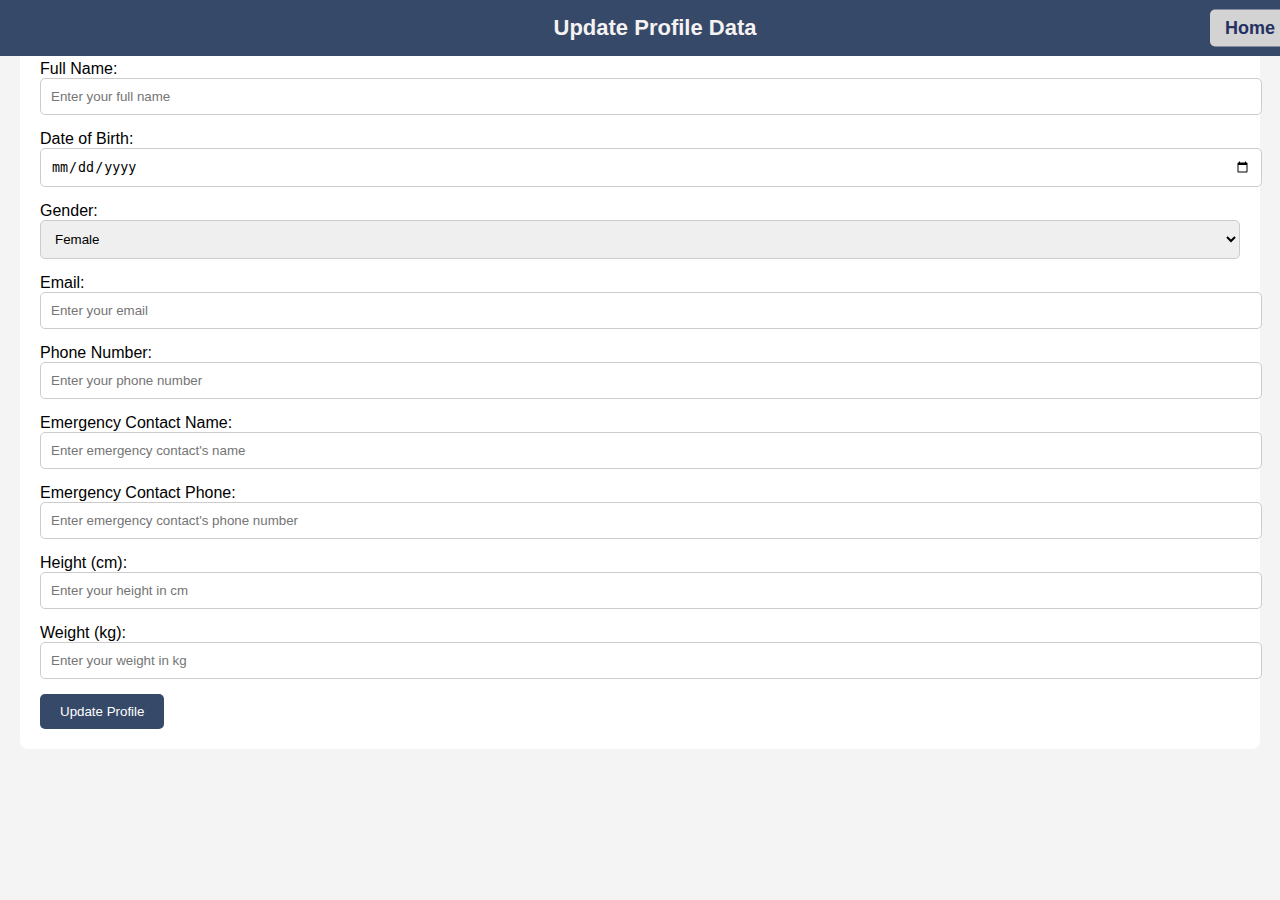
<file: profile/index.html>
<!DOCTYPE html>
<html lang="en">
<head>
  <meta charset="UTF-8">
  <meta name="viewport" content="width=device-width, initial-scale=1.0">
  <title>Healthcare App Profile</title>
  <link rel="stylesheet" href="style.css">
</head>
<style>
  .navbar {
    width: 100%;
    background-color:#364969;
    padding: 15px;
    text-align: center;
    color: rgb(245, 242, 242);
    font-size: 22px;
    font-weight: bold;
    position: fixed;
    top: 0;
    left: 0;
    z-index: 1000;
}
.home-btn {
    position: absolute;
    right: 20px;
    top: 50%;
    transform: translateY(-50%);
    background-color: #D3D3D3;
    color: #243162;
    text-decoration: none;
    font-size: 18px;
    font-weight: bold;
    padding: 8px 15px;
    border-radius: 5px;
    transition: 0.3s;
}

.home-btn:hover {
    background-color: #b0b0b0;
}
</style>
<body>
  <div class="navbar">Health Tracker</div>
    <div class="navbar">
        <div style="display: inline-block;">Update Profile Data</div>
        <a href="http://127.0.0.1:3000/dashboard/index.html" class="home-btn">Home</a>
    </div>

  <section class="user-input-section">
    <h2></h2>
    
    <!-- Full Name -->
    <label for="fullName">Full Name:</label>
    <input type="text" id="fullName" placeholder="Enter your full name">
    
    <!-- Date of Birth -->
    <label for="dob">Date of Birth:</label>
    <input type="date" id="dob">
    
    <!-- Gender -->
    <label for="gender">Gender:</label>
    <select id="gender">
      <option value="female">Female</option>
      <option value="male">Male</option>
      <option value="other">Other</option>
    </select>
    
    <!-- Email -->
    <label for="email">Email:</label>
    <input type="email" id="email" placeholder="Enter your email">
    
    <!-- Phone Number -->
    <label for="phone">Phone Number:</label>
    <input type="tel" id="phone" placeholder="Enter your phone number">
    
    <!-- Emergency Contact -->
    <label for="emergencyContactName">Emergency Contact Name:</label>
    <input type="text" id="emergencyContactName" placeholder="Enter emergency contact's name">
    <label for="emergencyContactPhone">Emergency Contact Phone:</label>
    <input type="tel" id="emergencyContactPhone" placeholder="Enter emergency contact's phone number">
    
    <!-- Height and Weight -->
    <label for="height">Height (cm):</label>
    <input type="number" id="height" placeholder="Enter your height in cm">
    <label for="weight">Weight (kg):</label>
    <input type="number" id="weight" placeholder="Enter your weight in kg">
  
    <button style="background-color: #364969; color: white;" onclick="updateProfile()">Update Profile</button>
  </section>

  <script src="script.js"></script>
</body>
</html>
</file>
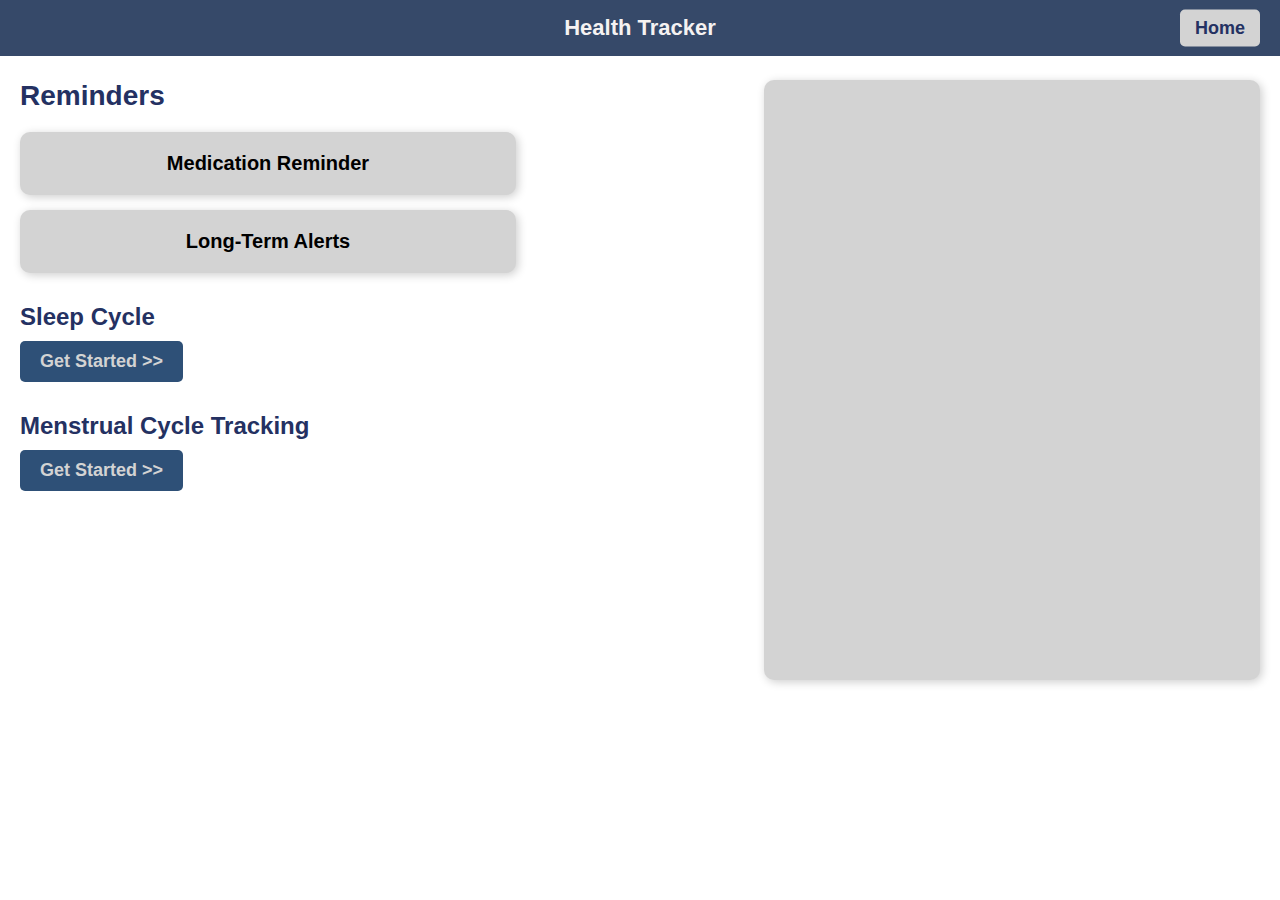
<file: remainders/index.html>
<!DOCTYPE html>
<html lang="en">
<head>
    <meta charset="UTF-8">
    <meta name="viewport" content="width=device-width, initial-scale=1.0">
    <title>Reminders</title>
    <style>
        * {
            margin: 0;
            padding: 0;
            box-sizing: border-box;
            font-family: Arial, sans-serif;
        }

        body {
            display: flex;
            justify-content: space-between;
            align-items: flex-start;
            height: 100vh;
            background: url('https://img.freepik.com/free-photo/top-view-medical-equipment_23-2148519735.jpg?t=st=1739352177~exp=1739355777~hmac=5edec1a8c246f5dacd7cda96b2d8802871313ad335da80bdc66bf1d51518e413&w=1060') no-repeat center center fixed;
            background-size: cover;
            padding: 20px;
        }
        body {
            position: relative;
        }
        
        body::before {
            content: "";
            position: absolute;
            top: 0;
            left: 0;
            width: 100%;
            height: 100%;
            background: url('https://wallpapers.com/images/high/healthcare-worker-gloves-wacr51imp17e84qk.webp') 
                no-repeat center center fixed;
            background-size: cover;
            filter: blur(5px); /* Apply blur effect */
            z-index: -1;
        }
        

        /* Navbar */
        .navbar {
            width: 100%;
            background-color:#364969;
            padding: 15px;
            text-align: center;
            color: rgb(245, 242, 242);
            font-size: 22px;
            font-weight: bold;
            position: fixed;
            top: 0;
            left: 0;
            z-index: 1000;
        }
        .home-btn {
            position: absolute;
            right: 20px;
            top: 50%;
            transform: translateY(-50%);
            background-color: #D3D3D3;
            color: #243162;
            text-decoration: none;
            font-size: 18px;
            font-weight: bold;
            padding: 8px 15px;
            border-radius: 5px;
            transition: 0.3s;
        }
    
        .home-btn:hover {
            background-color: #b0b0b0;
        }

        .container {
            width: 100%;
            display: flex;
            justify-content: space-between;
            margin-top: 60px;
        }

        .left-section {
            width: 40%;
        }

        .right-section {
            width: 40%;
        }

        h1 {
            font-size: 28px;
            margin-bottom: 20px;
            color: #243162;
        }

        h2 {
            font-size: 24px;
            margin-top: 30px;
            font-weight: bold;
            color: #243162;
        }

        .reminder-box {
            width: 100%;
            padding: 20px;
            background-color: #D3d3D3;
            border-radius: 10px;
            text-align: center;
            font-size: 20px;
            font-weight: bold;
            cursor: pointer;
            transition: 0.3s;
            box-shadow: 2px 2px 10px rgba(0, 0, 0, 0.2);
            margin-bottom: 15px;
        }

        .reminder-box:hover {
            background-color: #D3D3D3;
        }

        .get-started-btn {
            display: inline-block;
            margin-top: 10px;
            padding: 10px 20px;
            background-color: #2E5077;
            color: #D3D3D3;
            text-decoration: none;
            font-size: 18px;
            font-weight: bold;
            border-radius: 5px;
            transition: 0.3s;
            text-align: center;
        }

        .get-started-btn:hover {
            background-color: #1d3a57;
        }

        /* Calendar Frame */
        iframe {
            width: 100%;
            height: 600px;
            border: none;
            border-radius: 10px;
            box-shadow: 2px 2px 10px rgba(0, 0, 0, 0.2);
            background: #D3D3D3;
        }

        @media (max-width: 768px) {
            body {
                flex-direction: column;
                align-items: center;
            }
            .container {
                flex-direction: column;
                align-items: center;
            }
            .left-section, .right-section {
                width: 100%;
                max-width: 400px;
            }
        }
    </style>
</head>
<body>

    <!-- Navbar -->
    <div class="navbar">Health Tracker</div>
    <div class="navbar">
        <div style="display: inline-block;">Health Tracker</div>
        <a href="../dashboard/index.html" class="home-btn">Home</a>
    </div>

    <div class="container">
        <!-- Left Section (Reminders) -->
        <div class="left-section">
            <h1>Reminders</h1>
            <div class="reminder-box" onclick="navigateTo('medications.html')">Medication Reminder</div>
            <div class="reminder-box" onclick="navigateTo('vaccine.html')">Long-Term Alerts</div>

            <h2>Sleep Cycle</h2>
            <a href="sleepcycle.html" class="get-started-btn">Get Started &gt;&gt;</a>

            <h2>Menstrual Cycle Tracking</h2>
            <a href="pmscycle.html" class="get-started-btn">Get Started &gt;&gt;</a>
        </div>

        <!-- Right Section (Calendar) -->
        <div class="right-section">
            <iframe src="calendar.html"></iframe>
        </div>
    </div>

    <script>
        function navigateTo(page) {
            window.location.href = page;
        }
    </script> 

</body>
</html>
</file>
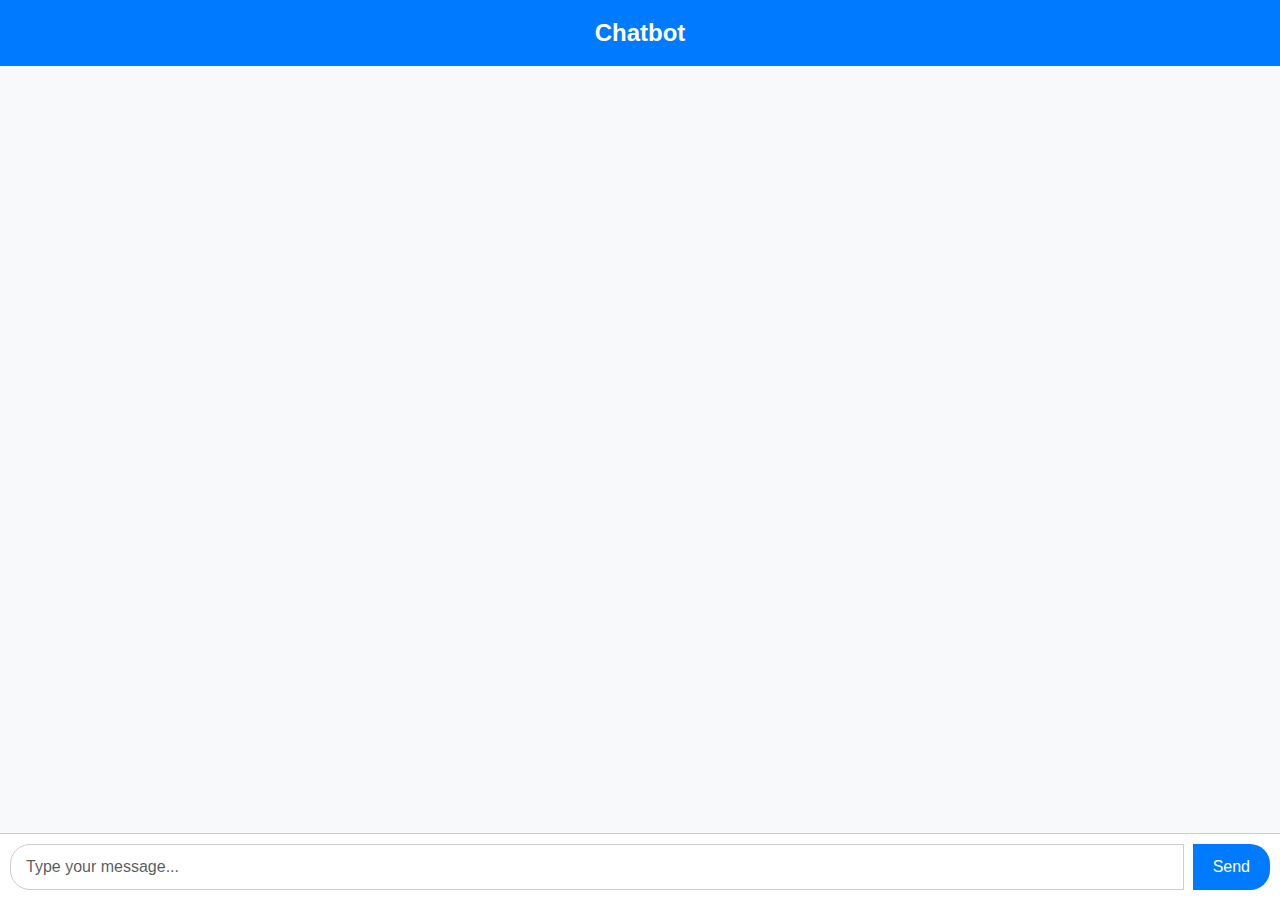
<file: chatbot/chatbot-env/templates/index.html>
<!DOCTYPE html>
<html lang="en">
<head>
    <meta charset="UTF-8">
    <meta name="viewport" content="width=device-width, initial-scale=1.0">
    <title>Chatbot</title>
    <link href="https://cdn.jsdelivr.net/npm/bootstrap@5.3.3/dist/css/bootstrap.min.css" rel="stylesheet">
    <style>
        body, html {
            height: 100%;
            margin: 0;
            background-color: beige;
            font-family: Arial, sans-serif;
        }
        .chat {
            display: flex;
            flex-direction: column;
            height: 100vh; /* Full screen height */
            margin: 0;
            border: none;
            background-color: #fff;
        }
        .chat-header {
            padding: 15px;
            background-color: #007bff;
            color: white;
            text-align: center;
            font-size: 1.5rem;
            font-weight: bold;
        }
        .chat-body {
            flex: 1;
            padding: 15px;
            overflow-y: auto;
            background-color: #f8f9fa;
        }
        .chat-footer {
            padding: 10px;
            border-top: 1px solid #ccc;
            background-color: #fff;
        }
        .chat-message {
            margin: 10px 0;
            display: flex;
            flex-direction: column;
            align-items: flex-start;
        }
        .user .chat-message-content {
            background-color: #d1e7dd;
            padding: 10px 15px;
            border-radius: 10px;
            max-width: 70%;
            word-wrap: break-word;
        }
        .bot .chat-message-content {
            background-color: #f8d7da;
            padding: 10px 15px;
            border-radius: 10px;
            max-width: 70%;
            word-wrap: break-word;
        }
        .user {
            align-items: flex-end;
        }
        .user .chat-message-content {
            background-color: #007bff;
            color: white;
        }
        .error-message {
            color:rgb(131, 145, 193);
            padding: 10px;
            margin: 5px 0;
            border-radius: 5px;
            background-color: #f8d7da;
        }
        .loading {
            display: none;
            text-align: center;
            padding: 10px;
            color: #6c757d;
        }
        .input-group {
            display: flex;
            gap: 10px;
        }
        .form-control {
            flex: 1;
            border-radius: 20px;
            padding: 10px 15px;
            border: 1px solid #ccc;
        }
        .btn-primary {
            border-radius: 20px;
            padding: 10px 20px;
            background-color: #007bff;
            border: none;
        }
        .btn-primary:hover {
            background-color: #0056b3;
        }
    </style>
</head>
<body>
    <div class="chat">
        <div class="chat-header">
            Chatbot
        </div>
        <div class="chat-body" id="chat-body">
            <!-- Chat messages will appear here -->
        </div>
        <div class="loading" id="loading">
            Thinking...
        </div>
        <div class="chat-footer">
            <div class="input-group">
                <input type="text" class="form-control" id="message-input" placeholder="Type your message...">
                <button class="btn btn-primary" id="send-button">Send</button>
            </div>
        </div>
    </div>
    <script src="https://code.jquery.com/jquery-3.6.4.min.js"></script>
    <script src="https://cdn.jsdelivr.net/npm/bootstrap@5.3.3/dist/js/bootstrap.bundle.min.js"></script>
    
    <script>
        $(document).ready(function(){
            const $chatBody = $('#chat-body');
            const $messageInput = $('#message-input');
            const $sendButton = $('#send-button');
            const $loading = $('#loading');

            function appendMessage(message, isUser) {
                const className = isUser ? 'user' : 'bot';
                $chatBody.append(`
                    <div class="chat-message ${className}">
                        <div class="chat-message-content">${message}</div>
                    </div>
                `);
                scrollToBottom();
            }

            function scrollToBottom() {
                $chatBody.scrollTop($chatBody[0].scrollHeight);
            }

            function disableInput() {
                $messageInput.prop('disabled', true);
                $sendButton.prop('disabled', true);
                $loading.show();
            }

            function enableInput() {
                $messageInput.prop('disabled', false);
                $sendButton.prop('disabled', false);
                $loading.hide();
            }

            function sendMessage() {
                const userMessage = $messageInput.val().trim();
                if (!userMessage) return;

                appendMessage(userMessage, true);
                $messageInput.val('');
                disableInput();

                $.ajax({
                    url: '/chat',
                    type: 'POST',
                    contentType: 'application/json',
                    data: JSON.stringify({ message: userMessage }),
                    success: function(response) {
                        if (response.error) {
                            appendMessage('Error: ' + response.error, false);
                        } else {
                            appendMessage(response.response, false);
                        }
                    },
                    error: function(xhr, status, error) {
                        console.error("Error:", xhr.status, error);
                        let errorMessage = 'Something went wrong.';
                        if (xhr.status === 405) {
                            errorMessage = 'Server error: Method not allowed. Please check if the server is running and configured correctly.';
                        }
                        appendMessage(errorMessage, false);
                    },
                    complete: function() {
                        enableInput();
                        scrollToBottom();
                    }
                });
            }

            $sendButton.click(sendMessage);
            $messageInput.keypress(function(e) {
                if (e.which === 13 && !e.shiftKey) {
                    e.preventDefault();
                    sendMessage();
                }
            });
        });
    </script>
</body>
</html>
</file>
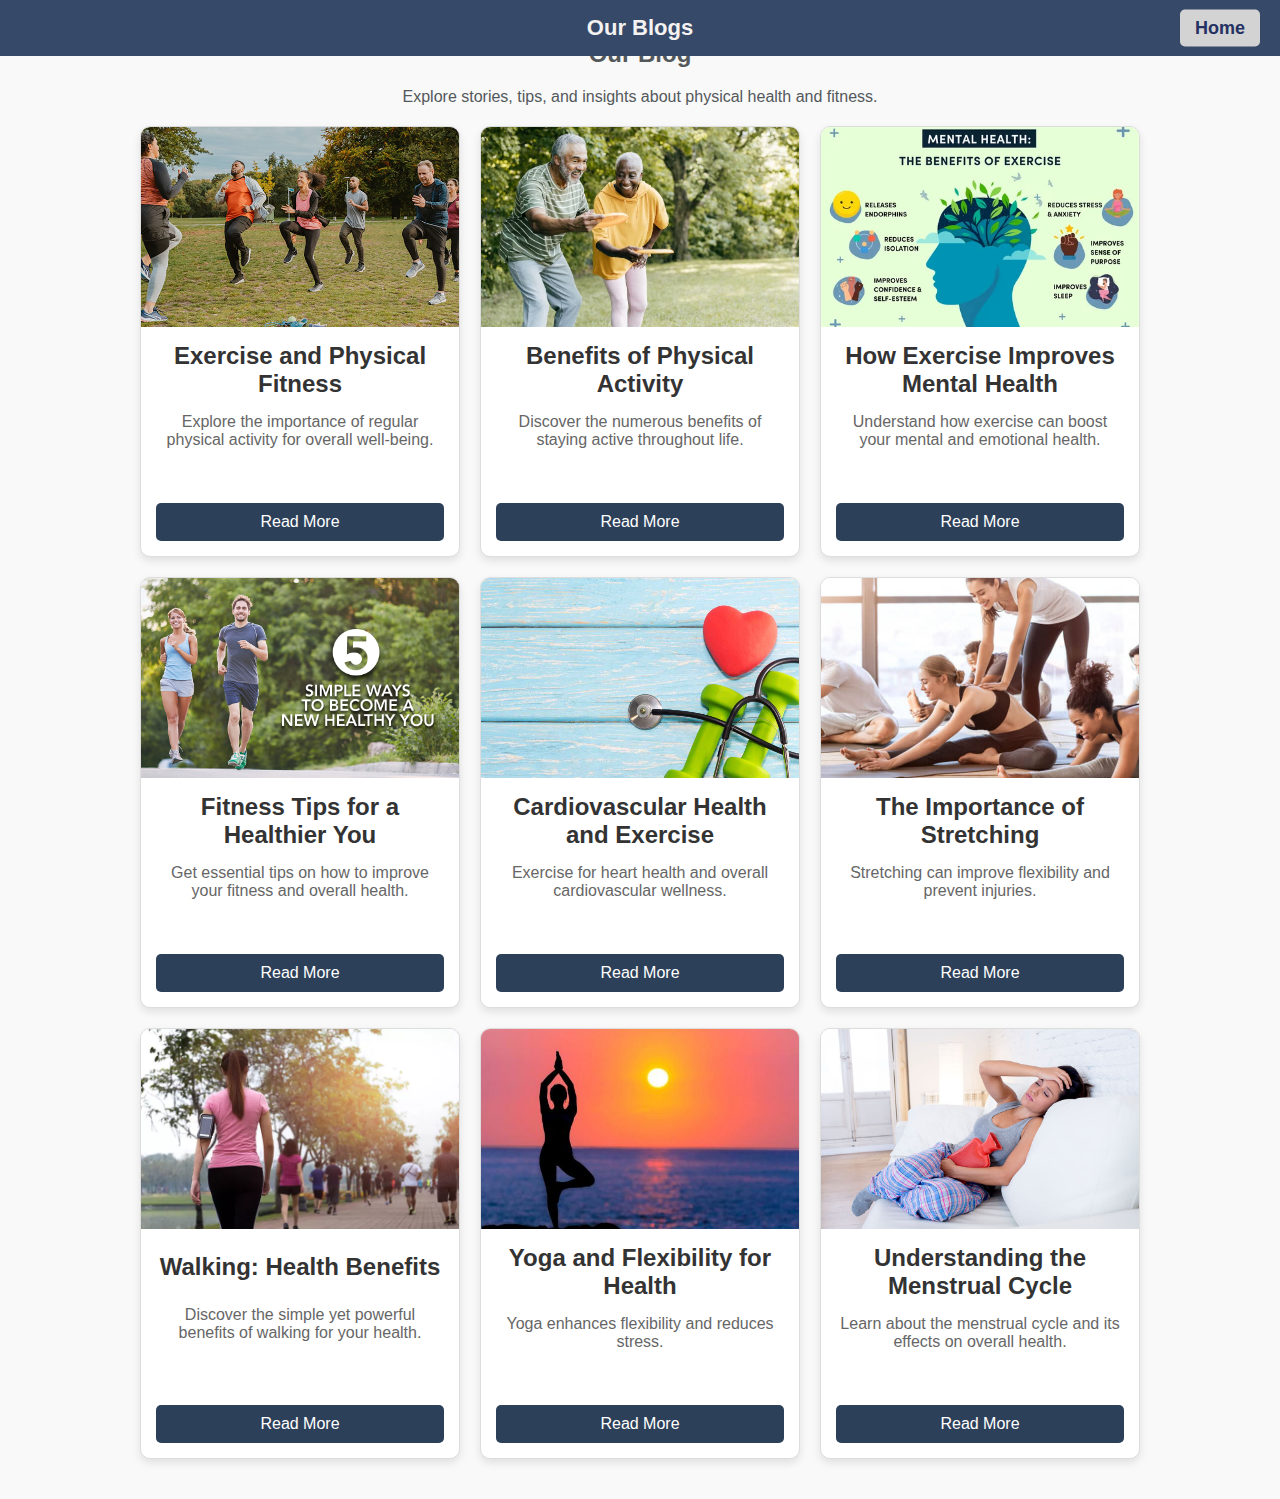
<file: blogs/blogs.html>
<!DOCTYPE html>
<html lang="en">
<head>
    <meta charset="UTF-8">
    <meta name="viewport" content="width=device-width, initial-scale=1.0">
    <title>Health Blog Section</title>
    <link rel="stylesheet" href="style.css">
</head>
<style>
    .navbar {
        width: 100%;
        background-color:#364969;
        padding: 15px;
        text-align: center;
        color: rgb(245, 242, 242);
        font-size: 22px;
        font-weight: bold;
        position: fixed;
        top: 0;
        left: 0;
        z-index: 1000;
    }
    .home-btn {
        position: absolute;
        right: 20px;
        top: 50%;
        transform: translateY(-50%);
        background-color: #D3D3D3;
        color: #243162;
        text-decoration: none;
        font-size: 18px;
        font-weight: bold;
        padding: 8px 15px;
        border-radius: 5px;
        transition: 0.3s;
    }

    .home-btn:hover {
        background-color: #b0b0b0;
    }
</style>
<body>
    <div class="navbar">Health Tracker</div>
    <div class="navbar">
        <div style="display: inline-block;">Our Blogs</div>
        <a href="http://127.0.0.1:3000/dashboard/index.html" class="home-btn">Home</a>
    </div>
    <div class="container mt-5">
    <div class="blog-section">
        <div class="container">
            <h2 class="text-center">Our Blog</h2>
            <p class="text-center">Explore stories, tips, and insights about physical health and fitness.</p>

            <div class="row">
                
                <div class="col-md-4">
                    <div class="blog-card">
                        <img src="exercise.png" alt="Exercise and Physical Fitness">
                        <h3>Exercise and Physical Fitness</h3>
                        <p>Explore the importance of regular physical activity for overall well-being.</p>
                        <a href="https://www.ncbi.nlm.nih.gov/books/NBK201501/" class="read-more" target="_blank">Read More</a>
                    </div>
                </div>

                
                <div class="col-md-4">
                    <div class="blog-card">
                        <img src="blog2.png" alt="Benefits of Physical Activity">
                        <h3>Benefits of Physical Activity</h3>
                        <p>Discover the numerous benefits of staying active throughout life.</p>
                        <a href="https://www.cdc.gov/physical-activity-basics/benefits/index.html" class="read-more" target="_blank">Read More</a>
                    </div>
                </div>

                
                <div class="col-md-4">
                    <div class="blog-card">
                        <img src="blog3.png" alt="How Exercise Improves Mental Health">
                        <h3>How Exercise Improves Mental Health</h3>
                        <p>Understand how exercise can boost your mental and emotional health.</p>
                        <a href="https://www.helpguide.org/wellness/fitness/the-mental-health-benefits-of-exercise" class="read-more" target="_blank">Read More</a>
                    </div>
                </div>

                
                <div class="col-md-4">
                    <div class="blog-card">
                        <img src="blog4.png" alt="Fitness Tips">
                        <h3>Fitness Tips for a Healthier You</h3>
                        <p>Get essential tips on how to improve your fitness and overall health.</p>
                        <a href="https://www.starimagingindia.com/blog/five-simple-ways-to-become-a-new-healthy-you/" class="read-more" target="_blank">Read More</a>
                    </div>
                </div>

                
                <div class="col-md-4">
                    <div class="blog-card">
                        <img src="blog5.png" alt="Cardiovascular Health">
                        <h3>Cardiovascular Health and Exercise</h3>
                        <p>Exercise for heart health and overall cardiovascular wellness.</p>
                        <a href="https://osgpc.com/heart-healthy-exercises-for-orthopaedic-health-i-osg/" class="read-more" target="_blank">Read More</a>
                    </div>
                </div>

                
                <div class="col-md-4">
                    <div class="blog-card">
                        <img src="blog6.png" alt="Importance of Stretching">
                        <h3>The Importance of Stretching</h3>
                        <p>Stretching can improve flexibility and prevent injuries.</p>
                        <a href="https://everybodyphysicaltherapy.net/5-benefits-of-stretching-to-improve-your-health/" class="read-more" target="_blank">Read More</a>
                    </div>
                </div>

                
                <div class="col-md-4">
                    <div class="blog-card">
                        <img src="blog7.png" alt="Health Benefits of Walking">
                        <h3>Walking: Health Benefits</h3>
                        <p>Discover the simple yet powerful benefits of walking for your health.</p>
                        <a href="https://www.betterhealth.vic.gov.au/health/healthyliving/walking-for-good-health" class="read-more" target="_blank">Read More</a>
                    </div>
                </div>

                
                <div class="col-md-4">
                    <div class="blog-card">
                        <img src="blog8.png" alt="Yoga for Flexibility">
                        <h3>Yoga and Flexibility for Health</h3>
                        <p>Yoga enhances flexibility and reduces stress.</p>
                        <a href="https://www.yogajournal.com/poses/types" class="read-more" target="_blank">Read More</a>
                    </div>
                </div>

                
                <div class="col-md-4">
                    <div class="blog-card">
                        <img src="blog9.png" alt="Understanding Menstrual Cycle">
                        <h3>Understanding the Menstrual Cycle</h3>
                        <p>Learn about the menstrual cycle and its effects on overall health.</p>
                        <a href="https://www.womenshealth.gov/menstrual-cycle" class="read-more" target="_blank">Read More</a>
                    </div>
                </div>

            </div>
        </div>
    </div>
</body>
</html>
</file>
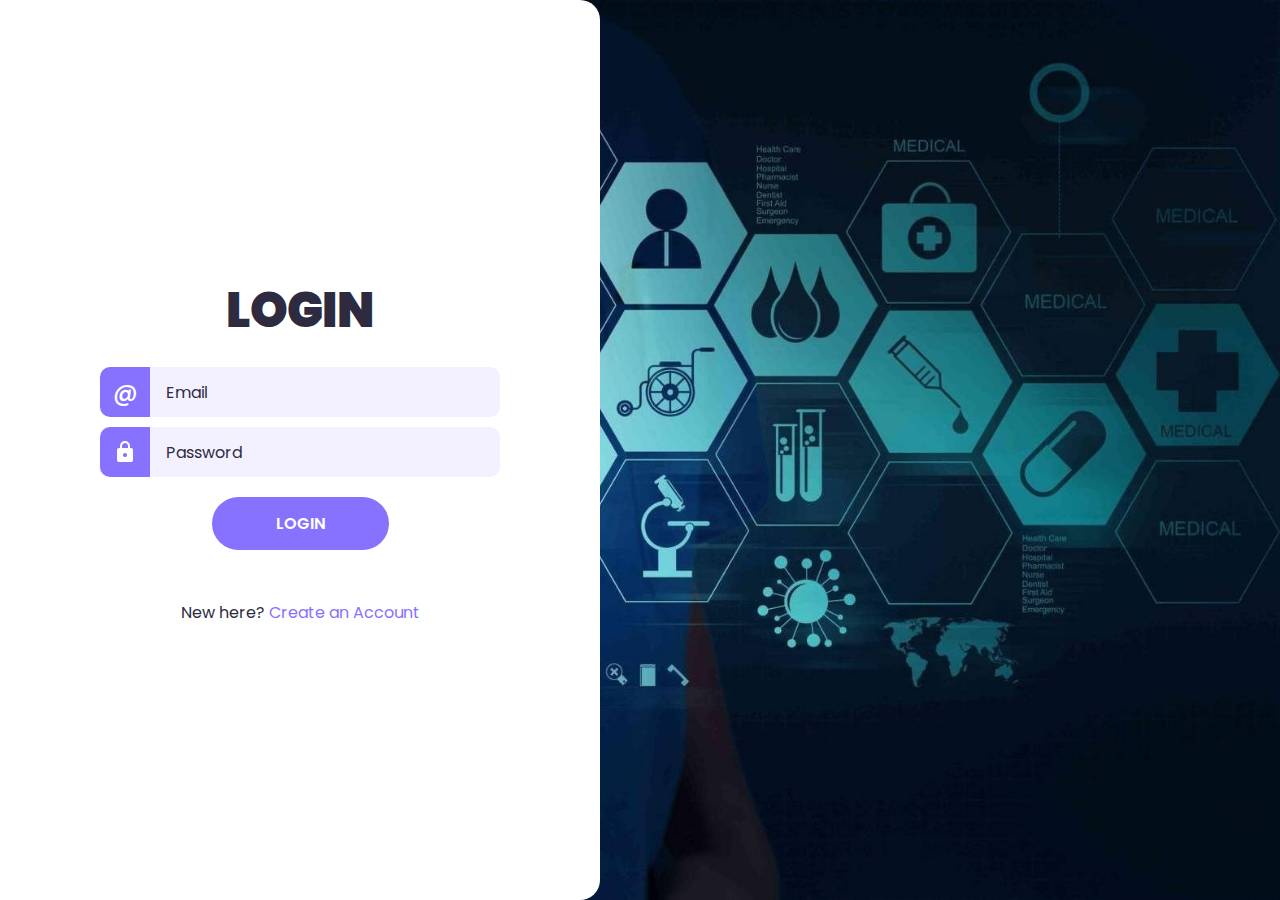
<file: loginPage/login.html>
<!DOCTYPE html>
<html lang="en">
<head>
  <meta charset="UTF-8">
  <meta name="viewport" content="width=device-width, initial-scale=1.0">
  <title>Login</title>
  <link rel="stylesheet" href="style.css">
  <script type="text/javascript" src="validation.js" defer></script>
</head>
<body>
  <div class="wrapper">
    <h1>Login</h1>
    <p id="error-message"></p>
    <form id="form">
      <div>
        <label for="email-input">
          <span>@</span>
        </label>
        <input type="email" name="email" id="email-input" placeholder="Email">
      </div>
      <div>
        <label for="password-input">
          <svg xmlns="http://www.w3.org/2000/svg" height="24" viewBox="0 -960 960 960" width="24"><path d="M240-80q-33 0-56.5-23.5T160-160v-400q0-33 23.5-56.5T240-640h40v-80q0-83 58.5-141.5T480-920q83 0 141.5 58.5T680-720v80h40q33 0 56.5 23.5T800-560v400q0 33-23.5 56.5T720-80H240Zm240-200q33 0 56.5-23.5T560-360q0-33-23.5-56.5T480-440q-33 0-56.5 23.5T400-360q0 33 23.5 56.5T480-280ZM360-640h240v-80q0-50-35-85t-85-35q-50 0-85 35t-35 85v80Z"/></svg>
        </label>
        <input type="password" name="password" id="password-input" placeholder="Password">
      </div>
      <button type="submit">Login</button>
    </form>
    <p>New here? <a href="signup.html">Create an Account</a></p>
  </div>
</body>
</html>
</file>
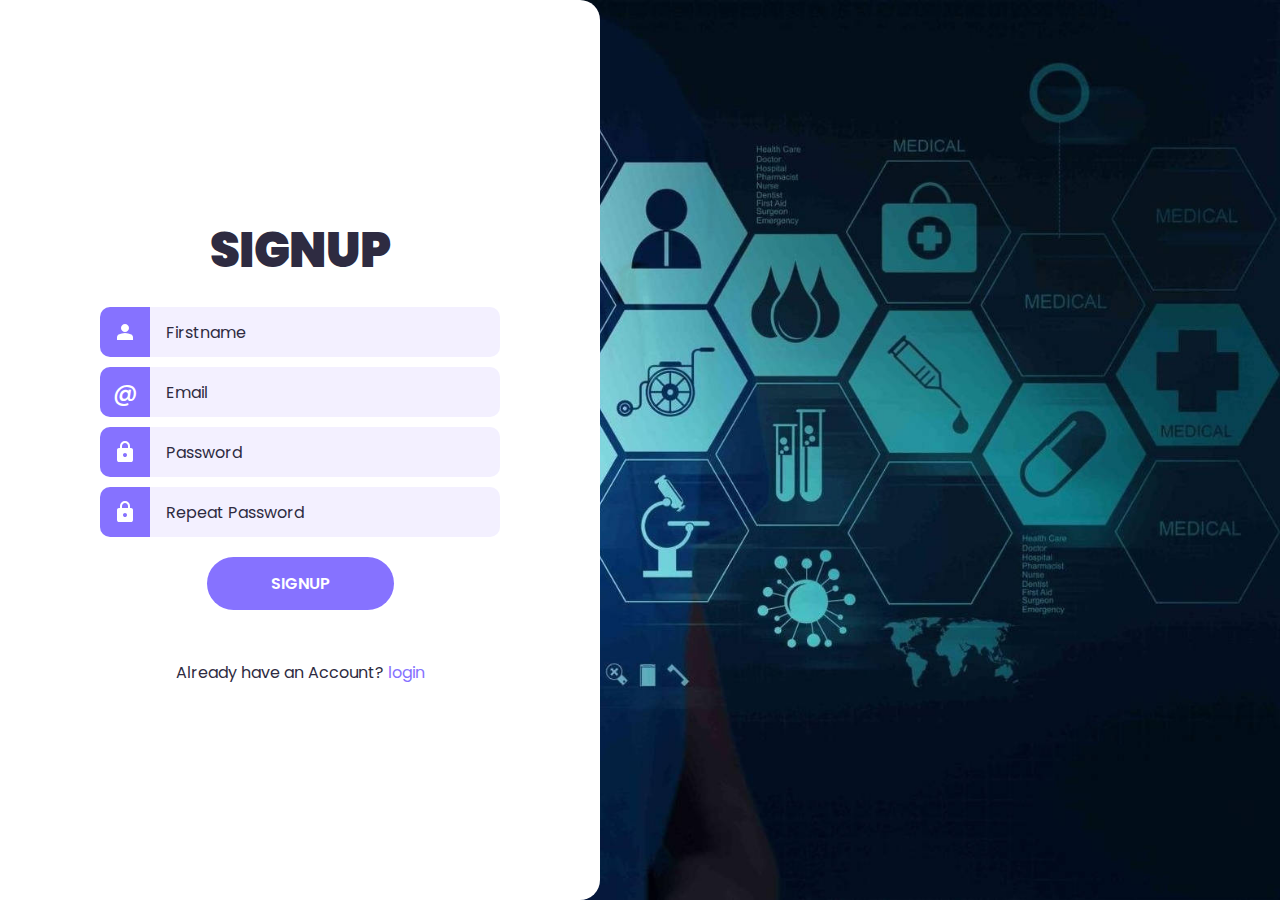
<file: loginPage/signup.html>
<!DOCTYPE html>
<html lang="en">
<head>
  <meta charset="UTF-8">
  <meta name="viewport" content="width=device-width, initial-scale=1.0">
  <title>Signup</title>
  <link rel="stylesheet" href="style.css">
  <script type="text/javascript" src="validation.js" defer></script>
</head>
<body>
  <div class="wrapper">
    <h1>Signup</h1>
    <p id="error-message"></p>
    <form id="form">
      <div>
        <label for="firstname-input">
          <svg xmlns="http://www.w3.org/2000/svg" height="24" viewBox="0 -960 960 960" width="24"><path d="M480-480q-66 0-113-47t-47-113q0-66 47-113t113-47q66 0 113 47t47 113q0 66-47 113t-113 47ZM160-160v-112q0-34 17.5-62.5T224-378q62-31 126-46.5T480-440q66 0 130 15.5T736-378q29 15 46.5 43.5T800-272v112H160Z"/></svg>
        </label>
        <input type="text" name="firstname" id="firstname-input" placeholder="Firstname">
      </div>
      <div>
        <label for="email-input">
          <span>@</span>
        </label>
        <input type="email" name="email" id="email-input" placeholder="Email">
      </div>
      <div>
        <label for="password-input">
          <svg xmlns="http://www.w3.org/2000/svg" height="24" viewBox="0 -960 960 960" width="24"><path d="M240-80q-33 0-56.5-23.5T160-160v-400q0-33 23.5-56.5T240-640h40v-80q0-83 58.5-141.5T480-920q83 0 141.5 58.5T680-720v80h40q33 0 56.5 23.5T800-560v400q0 33-23.5 56.5T720-80H240Zm240-200q33 0 56.5-23.5T560-360q0-33-23.5-56.5T480-440q-33 0-56.5 23.5T400-360q0 33 23.5 56.5T480-280ZM360-640h240v-80q0-50-35-85t-85-35q-50 0-85 35t-35 85v80Z"/></svg>
        </label>
        <input type="password" name="password" id="password-input" placeholder="Password">
      </div>
      <div>
        <label for="repeat-password-input">
          <svg xmlns="http://www.w3.org/2000/svg" height="24" viewBox="0 -960 960 960" width="24"><path d="M240-80q-33 0-56.5-23.5T160-160v-400q0-33 23.5-56.5T240-640h40v-80q0-83 58.5-141.5T480-920q83 0 141.5 58.5T680-720v80h40q33 0 56.5 23.5T800-560v400q0 33-23.5 56.5T720-80H240Zm240-200q33 0 56.5-23.5T560-360q0-33-23.5-56.5T480-440q-33 0-56.5 23.5T400-360q0 33 23.5 56.5T480-280ZM360-640h240v-80q0-50-35-85t-85-35q-50 0-85 35t-35 85v80Z"/></svg>
        </label>
        <input type="password" name="repeat-password" id="repeat-password-input" placeholder="Repeat Password">
      </div>
      <button type="submit">Signup</button>
    </form>
    <p>Already have an Account? <a href="login.html">login</a> </p>
  </div>
</body>
</html>
</file>
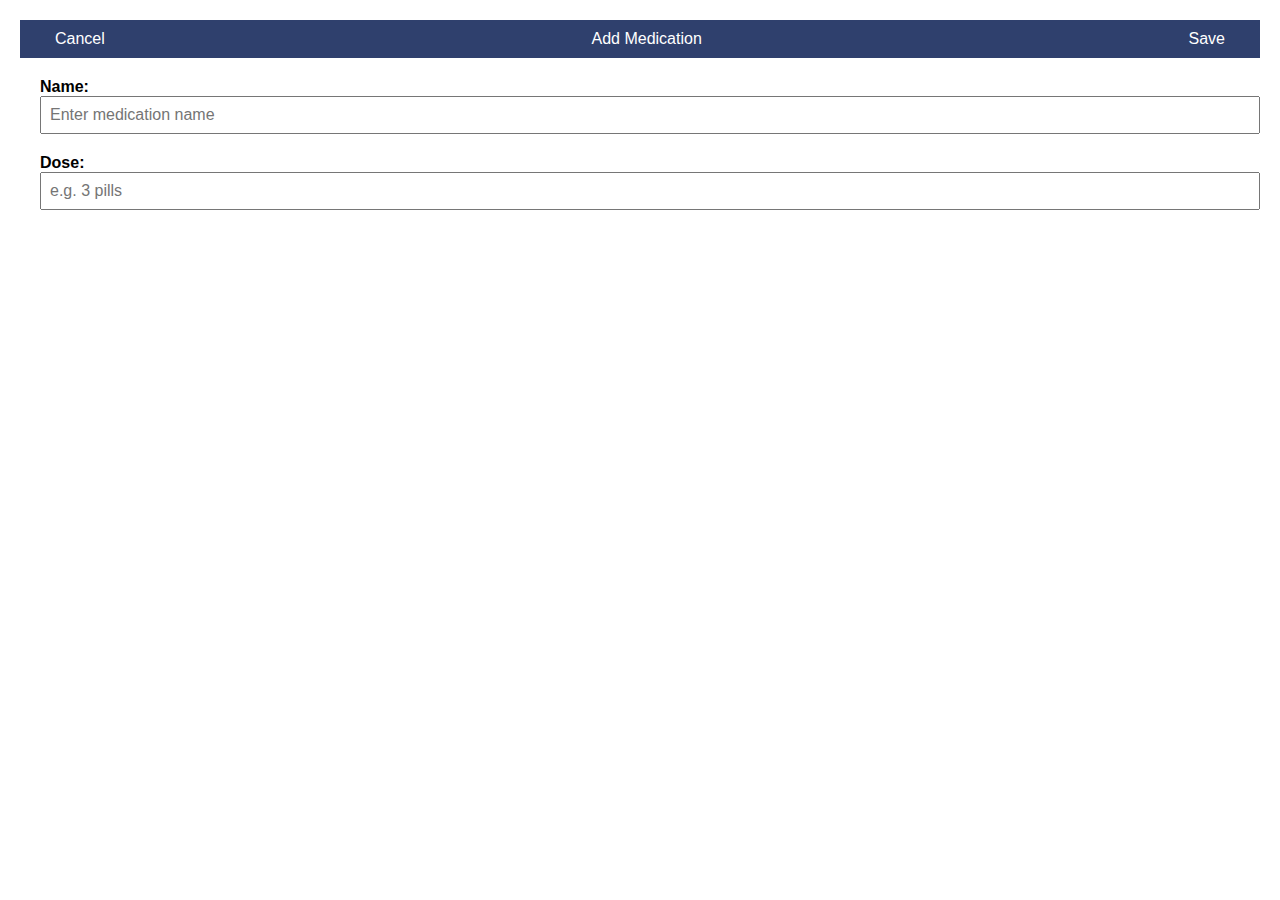
<file: remainders/MAD.html>
<!DOCTYPE html>
<html lang="en">
<head>
    <meta charset="UTF-8">
    <meta name="viewport" content="width=device-width, initial-scale=1.0">
    <title>Add Medication</title>
    <style>
        body {
            font-family: Arial, sans-serif;
            padding: 20px;
            margin: 0;
        }
        body {
            background: url('https://plus.unsplash.com/premium_photo-1668898899024-02f028349666?fm=jpg&q=60&w=3000&ixlib=rb-4.0.3&ixid=M3wxMjA3fDB8MHxzZWFyY2h8MXx8bWVkaWNhbCUyMHdhbGxwYXBlcnxlbnwwfHwwfHx8MA%3D%3D') no-repeat center center fixed;
            background-size: cover;
        }
        .navbar {
            display: flex;
            justify-content: space-between;
            background-color: #2f406d;
            padding: 10px 20px;
            color: white;
        }
        .navbar a {
            color: white;
            text-decoration: none;
            padding: 8px 15px;
            font-size: 16px;
            border-radius: 5px;
        }
        .navbar a:hover {
            background-color: #575757;
        }
        .content {
            padding: 20px;
        }
        .form-group {
            margin-bottom: 20px;
        }
        .form-group label {
            font-weight: bold;
        }
        .form-group input {
            width: 100%;
            padding: 8px;
            font-size: 16px;
        }
    </style>
</head>
<body>

    <!-- Navbar -->
    <div class="navbar">
        <div><a href="medications.html" id="cancelBtn">Cancel</a></div>
        <div>Add Medication</div>
        <div><a href="#" id="saveBtn">Save</a></div>
    </div>

    <!-- Input Form -->
    <div class="content">
        <div class="form-group">
            <label for="medicationName">Name:</label>
            <input type="text" id="medicationName" placeholder="Enter medication name" required>
        </div>
        <div class="form-group">
            <label for="medicationDose">Dose:</label>
            <input type="text" id="medicationDose" placeholder="e.g. 3 pills" required>
        </div>
    </div>

    <script>
        document.getElementById("saveBtn").addEventListener("click", function() {
            const name = document.getElementById("medicationName").value.trim();
            const dose = document.getElementById("medicationDose").value.trim();

            if (name && dose) {
                let medications = JSON.parse(localStorage.getItem("medications")) || [];
                medications.push({ name, dose });
                localStorage.setItem("medications", JSON.stringify(medications));

                // Redirect to medications page
                window.location.href = "medications.html";
            } else {
                alert("Please enter both Name and Dose.");
            }
        });
    </script>


</body>
</html>
</file>
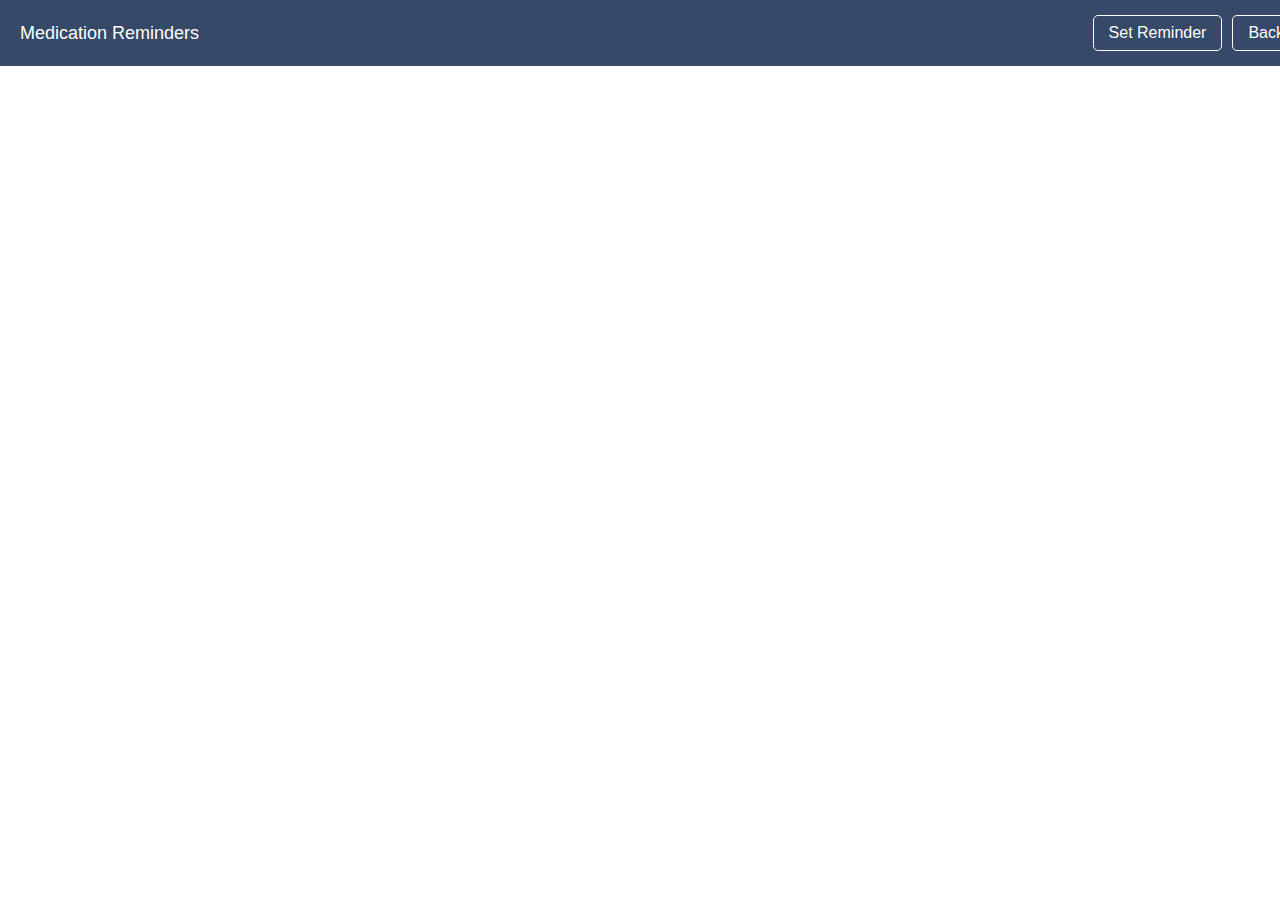
<file: remainders/medications.html>
<!DOCTYPE html>
<html lang="en">
<head>
    <meta charset="UTF-8">
    <meta name="viewport" content="width=device-width, initial-scale=1.0">
    <title>Medication Reminders</title>
    <style>
        body {
            font-family: Arial, sans-serif;
            text-align: center;
            background-color: white;
            padding: 20px;
            margin: 0;
        }
        body::before {
            content: "";
            position: absolute;
            top: 0;
            left: 0;
            width: 100%;
            height: 100%;
            background: url('https://img.freepik.com/premium-photo/alarm-clock-shows-time-taking-medications-it-is-glass-water-medical-pills_165541-485.jpg?w=1060') 
                no-repeat center center fixed;
            background-size: cover;
            filter: blur(3px);
            z-index: -1;
        }
        
        /* Navbar styling */
        .navbar {
            display: flex;
            justify-content: space-between;
            align-items: center;
            background-color: #364969;
            color: white;
            padding: 15px 20px;
            font-size: 18px;
            width: 100%;
            position: fixed;
            top: 0;
            left: 0;
            z-index: 1000;
        }

        /* Buttons container */
        .nav-buttons {
            display: flex;
            gap: 10px; /* Minimal spacing */
            margin-left: auto; /* Push buttons to the right */
        }

        /* Buttons styling */
        .set-reminder-btn, .back-btn {
            background: none;
            border: 1px solid white;
            color: white;
            font-size: 16px;
            cursor: pointer;
            padding: 8px 15px;
            border-radius: 5px;
        }

        .set-reminder-btn:hover, .back-btn:hover {
            background-color: white;
            color: #364969;
        }

        /* Reminder form styling */
        .reminder-form {
            display: none;
            padding: 20px;
            background: #f9f9f9;
            max-width: 400px;
            margin: auto;
            text-align: left;
            border-radius: 5px;
            position: absolute;
            top: 70px;
            left: 50%;
            transform: translateX(-50%);
            box-shadow: 0px 4px 8px rgba(0, 0, 0, 0.2);
        }

        .form-group {
            margin-bottom: 15px;
        }

        .save-btn {
            background-color: #2E5077;
            color: white;
            border: none;
            padding: 10px;
            width: 100%;
            cursor: pointer;
            border-radius: 5px;
        }

        .cancel-btn {
            background-color: #b6b5b5;
            color: rgb(0, 0, 0);
            border: none;
            padding: 10px;
            width: 100%;
            cursor: pointer;
            border-radius: 5px;
            margin-top: 10px;
        }

        /* Reminder list styling */
        .reminder-list {
            margin-top: 20px;
            max-width: 400px;
            margin: auto;
            text-align: left;
        }

        .reminder-item {
            background: #f1f1f1;
            padding: 12px;
            margin: 8px 0;
            border-radius: 5px;
            font-size: 16px;
            display: flex;
            justify-content: space-between;
            align-items: center;
        }

        .reminder-text {
            flex-grow: 1;
        }

        .delete-btn {
            color: red;
            cursor: pointer;
            font-size: 18px;
            margin-left: 10px;
            border: none;
            background: none;
        }
    </style>
</head>
<body>

    <!-- Navigation Bar -->
    <div class="navbar">
        <div>Medication Reminders</div>
        <div class="nav-buttons">
            <button class="set-reminder-btn" id="setReminderBtn">Set Reminder</button>
            <button class="back-btn" onclick="goBack()">Back</button>
        </div>
    </div>

    <!-- Reminder Form -->
    <div id="reminderForm" class="reminder-form">
        <div class="form-group">
            <label for="medication">Medication</label>
            <input type="text" id="medication">
        </div>
        <div class="form-group">
            <label for="dose">Number of Pills</label>
            <input type="number" id="dose">
        </div>
        <div class="form-group">
            <label for="startDate">Start Date</label>
            <input type="date" id="startDate">
        </div>
        <div class="form-group">
            <label for="endDate">End Date</label>
            <input type="date" id="endDate">
        </div>
        <div class="form-group">
            <label for="time">Time</label>
            <input type="time" id="time">
        </div>
        <button class="save-btn" id="saveReminder">Save</button>
        <button class="cancel-btn" id="cancelReminder">Cancel</button>
    </div>

    <!-- Reminder List -->
    <div class="reminder-list" id="reminderList"></div>

    <script>
        function goBack() {
            window.history.back(); // Navigate to the previous page
        }

        document.getElementById('setReminderBtn').addEventListener('click', function() {
            let form = document.getElementById('reminderForm');
            form.style.display = form.style.display === 'block' ? 'none' : 'block';
        });

        document.getElementById('cancelReminder').addEventListener('click', function() {
            document.getElementById('reminderForm').style.display = 'none';
        });

        document.getElementById('saveReminder').addEventListener('click', function() {
            let medication = document.getElementById('medication').value.trim();
            let dose = document.getElementById('dose').value.trim();
            let startDate = document.getElementById('startDate').value;
            let endDate = document.getElementById('endDate').value;
            let time = document.getElementById('time').value;

            if (!medication || !dose || !startDate || !endDate || !time) {
                alert("Please fill in all fields.");
                return;
            }

            let reminder = { medication, dose, startDate, endDate, time };
            let reminders = JSON.parse(localStorage.getItem('medications')) || [];
            reminders.push(reminder);
            localStorage.setItem('medications', JSON.stringify(reminders));

            storeMedicationDates(reminders);

            document.getElementById('reminderForm').style.display = 'none';
            loadReminders();
        });

        function storeMedicationDates(reminders) {
            let dateSet = new Set();
            reminders.forEach(rem => {
                let start = new Date(rem.startDate);
                let end = new Date(rem.endDate);
                while (start <= end) {
                    dateSet.add(start.toISOString().split('T')[0]);
                    start.setDate(start.getDate() + 1);
                }
            });
            localStorage.setItem('medicationDates', JSON.stringify([...dateSet]));
        }

        function loadReminders() {
            let reminders = JSON.parse(localStorage.getItem('medications')) || [];
            let listContainer = document.getElementById('reminderList');
            listContainer.innerHTML = reminders.map((rem, index) => 
                `<div class="reminder-item">
                    <div class="reminder-text">
                        <strong>${rem.medication}</strong> - ${rem.dose} Pills at ${rem.time} <br>
                        <small>(${rem.startDate} to ${rem.endDate})</small>
                    </div>
                    <button class="delete-btn" onclick="deleteReminder(${index})">✖</button>
                </div>`
            ).join("");
        }

        function deleteReminder(index) {
            let reminders = JSON.parse(localStorage.getItem('medications')) || [];
            reminders.splice(index, 1);
            localStorage.setItem('medications', JSON.stringify(reminders));
            loadReminders();
        }

        window.onload = loadReminders;
    </script>
    
</body>
</html>
</file>
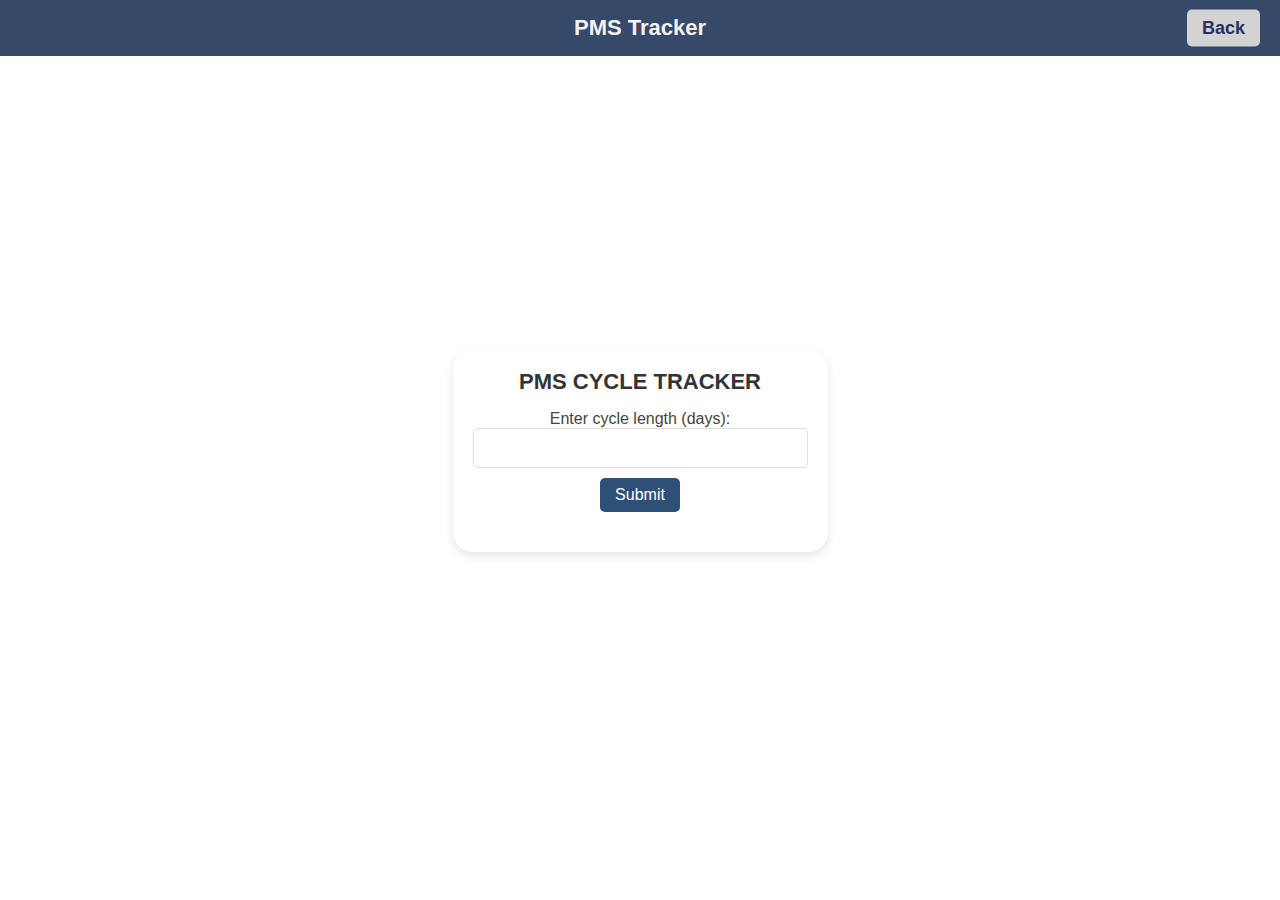
<file: remainders/pmscycle.html>
<!DOCTYPE html>
<html lang="en">
<head>
    <meta charset="UTF-8">
    <meta name="viewport" content="width=device-width, initial-scale=1.0">
    <title>PMS Cycle Tracker</title>
    <link rel="stylesheet" href="https://cdnjs.cloudflare.com/ajax/libs/font-awesome/6.4.2/css/all.min.css">
    <style>
        * {
            margin: 0;
            padding: 0;
            box-sizing: border-box;
            font-family: -apple-system, BlinkMacSystemFont, "San Francisco", Arial, sans-serif;
        }
        /* Navbar */
        .navbar {
            width: 100%;
            background-color:#364969;
            padding: 15px;
            text-align: center;
            color: rgb(245, 242, 242);
            font-size: 22px;
            font-weight: bold;
            position: fixed;
            top: 0;
            left: 0;
            z-index: 1000;
        }
        .home-btn {
            position: absolute;
            right: 20px;
            top: 50%;
            transform: translateY(-50%);
            background-color: #D3D3D3;
            color: #243162;
            text-decoration: none;
            font-size: 18px;
            font-weight: bold;
            padding: 8px 15px;
            border-radius: 5px;
            transition: 0.3s;
        }
    
        .home-btn:hover {
            background-color: #b0b0b0;
        }

        body {
            background-color: #f9f9f9;
            display: flex;
            flex-direction: column;
            align-items: center;
            justify-content: center;
            height: 100vh;
            padding: 20px;
            font-size: 16px;
            color: #444;
        }
        body {
            background: url('https://static.vecteezy.com/system/resources/previews/028/198/881/non_2x/menstrual-calendar-period-woman-concept-vector.jpg') no-repeat center center fixed;
            background-size: cover;
        }
        body::before {
            content: "";
            position: absolute;
            top: 0;
            left: 0;
            width: 100%;
            height: 100%;
            background: url('https://static.vecteezy.com/system/resources/previews/028/198/881/non_2x/menstrual-calendar-period-woman-concept-vector.jpg') 
                no-repeat center center fixed;
            background-size: cover;
            filter: blur(1px);
            z-index: -1;
        }
        
        .app-container {
            width: 375px;
            background: white;
            padding: 20px;
            border-radius: 20px;
            box-shadow: 0px 4px 10px rgba(0, 0, 0, 0.1);
            text-align: center;
            transition: transform 0.3s ease-in-out;
        }

        .app-container:hover {
            transform: scale(1.05);
        }

        h1 {
            font-size: 22px;
            font-weight: bold;
            color: #333;
            margin-bottom: 15px;
            text-transform: uppercase;
        }

        .input-container {
            margin-bottom: 20px;
        }

        .input-container input {
            padding: 10px;
            font-size: 16px;
            width: 100%;
            border: 1px solid #ddd;
            border-radius: 5px;
            margin-bottom: 10px;
            box-sizing: border-box;
            transition: border-color 0.3s ease-in-out;
        }

        .input-container input:focus {
            border-color: #2E5077;
            outline: none;
        }

        button {
            background-color: #2E5077;
            color: white;
            border: none;
            border-radius: 5px;
            padding: 8px 15px;
            cursor: pointer;
            font-size: 16px;
            transition: background 0.3s;
        }

        button:hover {
            background-color: #2E5077;
        }

        .calendar-container {
            display: none;
            background: #fff;
            padding: 15px;
            border-radius: 15px;
            box-shadow: 0px 4px 8px rgba(0, 0, 0, 0.1);
            margin-top: 20px;
        }

        .calendar {
            display: grid;
            grid-template-columns: repeat(7, 1fr);
            gap: 8px;
            margin-top: 10px;
        }

        .day {
            width: 40px;
            height: 40px;
            display: flex;
            justify-content: center;
            align-items: center;
            font-size: 16px;
            border-radius: 20px;
            cursor: pointer;
            background: #f0f0f0;
            transition: background-color 0.3s, transform 0.2s;
        }

        .day:hover {
            background-color: #f2f2f2;
            transform: scale(1.1);
        }

        .day.selected {
            background-color: #ffb3c1;
            font-weight: bold;
        }

        .button-container {
            margin-top: 15px;
        }

        .clear-btn, .save-btn {
            padding: 8px 15px;
            background-color: #2E5077;
            color: white;
            border: none;
            border-radius: 5px;
            cursor: pointer;
            font-size: 16px;
            transition: background 0.3s;
            margin: 5px;
        }

        .clear-btn:hover, .save-btn:hover {
            background-color: #2E5077;
        }

        button:focus {
            outline: none;
        }

        #calendar-container button {
            background-color: #2E5077;
            color: white;
            border-radius: 50%;
            padding: 10px;
            font-size: 18px;
            border: none;
            cursor: pointer;
            margin: 5px;
        }

        #calendar-container button:hover {
            background-color: #2E5077;
        }

        #calendar-title {
            font-size: 20px;
            font-weight: bold;
            margin-bottom: 10px;
        }
    </style>
</head>
<body>
    <div class="navbar">Health Tracker</div>
    <div class="navbar">
        <div style="display: inline-block;">PMS Tracker</div>
        <a href="../remainders/index.html" class="home-btn">Back</a>
    </div>
    <div class="app-container">
        <h1>PMS Cycle Tracker</h1>
        
        <div class="input-container">
            <label for="cycleDays">Enter cycle length (days): </label>
            <input type="number" id="cycleDays" min="1" max="31">
            <button onclick="startSelection()">Submit</button>
        </div>

        <div class="calendar-container" id="calendar-container">
            <button onclick="changeMonth(-1)">Prev</button>
            <h2 id="calendar-title"></h2>
            <button onclick="changeMonth(1)">Next</button>
            <div class="calendar" id="calendar"></div>
            <div class="button-container">
                <button class="clear-btn" onclick="clearSelection()">Clear</button>
                <button class="save-btn" onclick="saveSelection()">Save</button>
            </div>
        </div>
    </div>

    <script>
        let cycleDays = 0;
        let currentMonth = new Date().getMonth();
        let currentYear = new Date().getFullYear();
        let selectedDatesByMonth = JSON.parse(localStorage.getItem("selectedDatesByMonth")) || {};

        function startSelection() {
            cycleDays = parseInt(document.getElementById("cycleDays").value);
            if (!cycleDays || cycleDays < 1 || cycleDays > 31) {
                alert("Please enter a valid number of days between 1 and 31.");
                return;
            }
            generateCalendar();
        }

        function changeMonth(offset) {
            currentMonth += offset;
            if (currentMonth < 0) {
                currentMonth = 11;
                currentYear--;
            } else if (currentMonth > 11) {
                currentMonth = 0;
                currentYear++;
            }
            generateCalendar();
        }

        function generateCalendar() {
            const calendarContainer = document.getElementById("calendar-container");
            const calendar = document.getElementById("calendar");
            const calendarTitle = document.getElementById("calendar-title");
            calendar.innerHTML = "";

            const firstDay = new Date(currentYear, currentMonth, 1).getDay();
            const daysInMonth = new Date(currentYear, currentMonth + 1, 0).getDate();
            calendarTitle.textContent = new Date(currentYear, currentMonth).toLocaleString('default', { month: 'long', year: 'numeric' });

            let monthKey = `${currentYear}-${currentMonth}`;
            if (!selectedDatesByMonth[monthKey]) {
                selectedDatesByMonth[monthKey] = [];
            }

            for (let i = 0; i < firstDay; i++) {
                let emptyDay = document.createElement("div");
                emptyDay.classList.add("day");
                emptyDay.style.visibility = "hidden";
                calendar.appendChild(emptyDay);
            }

            for (let i = 1; i <= daysInMonth; i++) {
                let day = document.createElement("div");
                day.classList.add("day");
                day.textContent = i;

                if (selectedDatesByMonth[monthKey].includes(i)) {
                    day.classList.add("selected");
                }

                day.addEventListener("click", function () {
                    highlightCycleDays(i);
                });

                calendar.appendChild(day);
            }

            calendarContainer.style.display = "block";
            checkNotifications();
        }

        function highlightCycleDays(startDay) {
            let monthKey = `${currentYear}-${currentMonth}`;
            selectedDatesByMonth[monthKey] = [startDay];

            for (let i = 1; i < cycleDays; i++) {
                let date = startDay + i;
                if (date > new Date(currentYear, currentMonth + 1, 0).getDate()) {
                    break;
                }
                selectedDatesByMonth[monthKey].push(date);
            }

            localStorage.setItem("selectedDatesByMonth", JSON.stringify(selectedDatesByMonth));
            generateCalendar();
        }

        function clearSelection() {
            let monthKey = `${currentYear}-${currentMonth}`;
            delete selectedDatesByMonth[monthKey];
            localStorage.setItem("selectedDatesByMonth", JSON.stringify(selectedDatesByMonth));
            generateCalendar();
        }

        function saveSelection() {
            alert("Cycle saved!");
            localStorage.setItem("selectedDatesByMonth", JSON.stringify(selectedDatesByMonth));
        }

        function checkNotifications() {
            let today = new Date();
            let todayDate = today.getDate();
            let monthKey = `${today.getFullYear()}-${today.getMonth()}`;

            if (selectedDatesByMonth[monthKey]) {
                selectedDatesByMonth[monthKey].forEach(date => {
                    if (date - todayDate === 2) {
                        notifyUser("Pack your pads! Your cycle is near.");
                    }
                });
            }
        }

        function notifyUser(message) {
            if (Notification.permission === "granted") {
                new Notification(message);
            } else if (Notification.permission !== "denied") {
                Notification.requestPermission().then(permission => {
                    if (permission === "granted") {
                        new Notification(message);
                    }
                });
            }
        }

        checkNotifications();
    </script>
</body>
</html>
</file>
<file: profile/style.css>
body {
    font-family: Arial, sans-serif;
    margin: 0;
    padding: 0;
    background-color: #f4f4f4;
}

.profile-header {
    background-color: #fff;
    padding: 20px;
    text-align: center;
}

.profile-pic {
    width: 100px;
    height: 100px;
    border-radius: 50%;
}

#userName {
    font-size: 24px;
    font-weight: bold;
}

#userMail {
    font-size: 16px;
    color: #888;
}

.user-input-section {
    background-color: #fff;
    padding: 20px;
    margin: 20px;
    border-radius: 8px;
}

input, textarea, select {
    width: 100%;
    padding: 10px;
    margin-bottom: 15px;
    border-radius: 5px;
    border: 1px solid #ccc;
}

button {
    padding: 10px 20px;
    background-color: #007bff;
    color: white;
    border: none;
    border-radius: 5px;
    cursor: pointer;
}

button:hover {
    background-color: #0056b3;
}

.profile-display {
    background-color: #fff;
    margin: 20px;
    padding: 20px;
    border-radius: 8px;
}

footer {
    background-color: #222;
    color: #fff;
    text-align: center;
    padding: 10px;
}
</file>
<file: blogs/style.css>
* {
    margin: 0;
    padding: 0;
    box-sizing: border-box;
}

body {
    font-family: 'Arial', sans-serif;
    background-color: #f9f9f9;
}

/* Blog Section */
.blog-section {
    padding: 40px 0;
}

h2 {
    color: #4b4e51;
    font-weight: 700;
    margin-bottom: 10px;
    text-align: center;
}

.text-center {
    text-align: center;
    margin-bottom: 20px;
    color: #53585b;
}

.container {
    max-width: 1200px;
    margin: 0 auto;
}

/* Flexbox for row layout */
.row {
    display: flex;
    flex-wrap: wrap;
    justify-content: center;
    gap: 20px; /* Space between the cards */
}

/* Ensure the blog cards are side by side */
.col-md-4 {
    flex: 1 1 calc(33.33% - 20px);  /* Each card takes 33.33% of the row minus gap */
    max-width: 320px; /* Limit the max width of each card */
}

/* Blog card styles */
.blog-card {
    background: #fff;
    border: 1px solid #ddd;
    border-radius: 10px;
    overflow: hidden;
    box-shadow: 0 4px 8px rgba(0, 0, 0, 0.1);
    transition: transform 0.2s;
    display: flex;
    flex-direction: column;
    justify-content: space-between;
    height: 100%;
    text-align: center; /* Center content inside the card */
}

.blog-card:hover {
    transform: translateY(-5px);
}

/* Image styles for the card */
.blog-card img {
    width: 100%;
    height: 200px;
    object-fit: cover;
}

/* Blog title styling */
.blog-card h3 {
    font-size: 1.5rem;
    color: #333;
    margin: 15px;
}

/* Blog description styling */
.blog-card p {
    color: #666;
    font-size: 1rem;
    margin: 0 15px 15px;
    min-height: 60px;
}

/* Read More button styles */
.read-more {
    display: inline-block;
    background-color: #2d4059;
    color: white;
    text-decoration: none;
    padding: 10px 20px;
    margin: 15px;
    border-radius: 5px;
    text-align: center;
}

.read-more:hover {
    background-color: #24527e;
}

/* Mobile-specific adjustments */
@media (max-width: 768px) {
    .col-md-4 {
        flex: 1 1 100%; /* On smaller screens, make each card take 100% width */
    }
}
</file>
<file: loginPage/style.css>
@import url('https://fonts.googleapis.com/css2?family=Poppins:ital,wght@0,100;0,200;0,300;0,400;0,500;0,600;0,700;0,800;0,900;1,100;1,200;1,300;1,400;1,500;1,600;1,700;1,800;1,900&display=swap');
:root{
  --accent-color: #8672FF;
  --base-color: white;
  --text-color: #2E2B41;
  --input-color: #F3F0FF;
}
*{
  margin: 0;
  padding: 0;
}
html{
  font-family: Poppins, Segoe UI, sans-serif;
  font-size: 12pt;
  color: var(--text-color);
  text-align: center;
}
body{
  min-height: 100vh;
  background-image: url(backgroundimage.jpg);
  background-size: cover;
  background-position: right;
  overflow: hidden;
}
.wrapper{
  box-sizing: border-box;
  background-color: var(--base-color);
  height: 100vh;
  width: max(40%, 600px);
  padding: 10px;
  border-radius: 0 20px 20px 0;
  display: flex;
  flex-direction: column;
  align-items: center;
  justify-content: center;
}
h1{
  font-size: 3rem;
  font-weight: 900;
  text-transform: uppercase;
}
form{
  width: min(400px, 100%);
  margin-top: 20px;
  margin-bottom: 50px;
  display: flex;
  flex-direction: column;
  align-items: center;
  gap: 10px;
}
form > div{
  width: 100%;
  display: flex;
  justify-content: center;
}
form label{
  flex-shrink: 0;
  height: 50px;
  width: 50px;
  background-color: var(--accent-color);
  fill: var(--base-color);
  color: var(--base-color);
  border-radius: 10px 0 0 10px;
  display: flex;
  justify-content: center;
  align-items: center;
  font-size: 1.5rem;
  font-weight: 500;
}
form input{
  box-sizing: border-box;
  flex-grow: 1;
  min-width: 0;
  height: 50px;
  padding: 1em;
  font: inherit;
  border-radius: 0 10px 10px 0;
  border: 2px solid var(--input-color);
  border-left: none;
  background-color: var(--input-color);
  transition: 150ms ease;
}
form input:hover{
  border-color: var(--accent-color);
}
form input:focus{
  outline: none;
  border-color: var(--text-color);
}
div:has(input:focus) > label{
  background-color: var(--text-color);
}
form input::placeholder{
  color: var(--text-color);
}
form button{
  margin-top: 10px;
  border: none;
  border-radius: 1000px;
  padding: .85em 4em;
  background-color: var(--accent-color);
  color: var(--base-color);
  font: inherit;
  font-weight: 600;
  text-transform: uppercase;
  cursor: pointer;
  transition: 150ms ease;
}
form button:hover{
  background-color: var(--text-color);
}
form button:focus{
  outline: none;
  background-color: var(--text-color);
}
a{
  text-decoration: none;
  color: var(--accent-color);
}
a:hover{
  text-decoration: underline;
}
@media(max-width: 1100px){
  .wrapper{
    width: min(600px, 100%);
    border-radius: 0;
  }
}
form div.incorrect label{
  background-color: #f06272;
}
form div.incorrect input{
  border-color: #f06272;
}
#error-message{
  color:#f06272;
}
</file>
